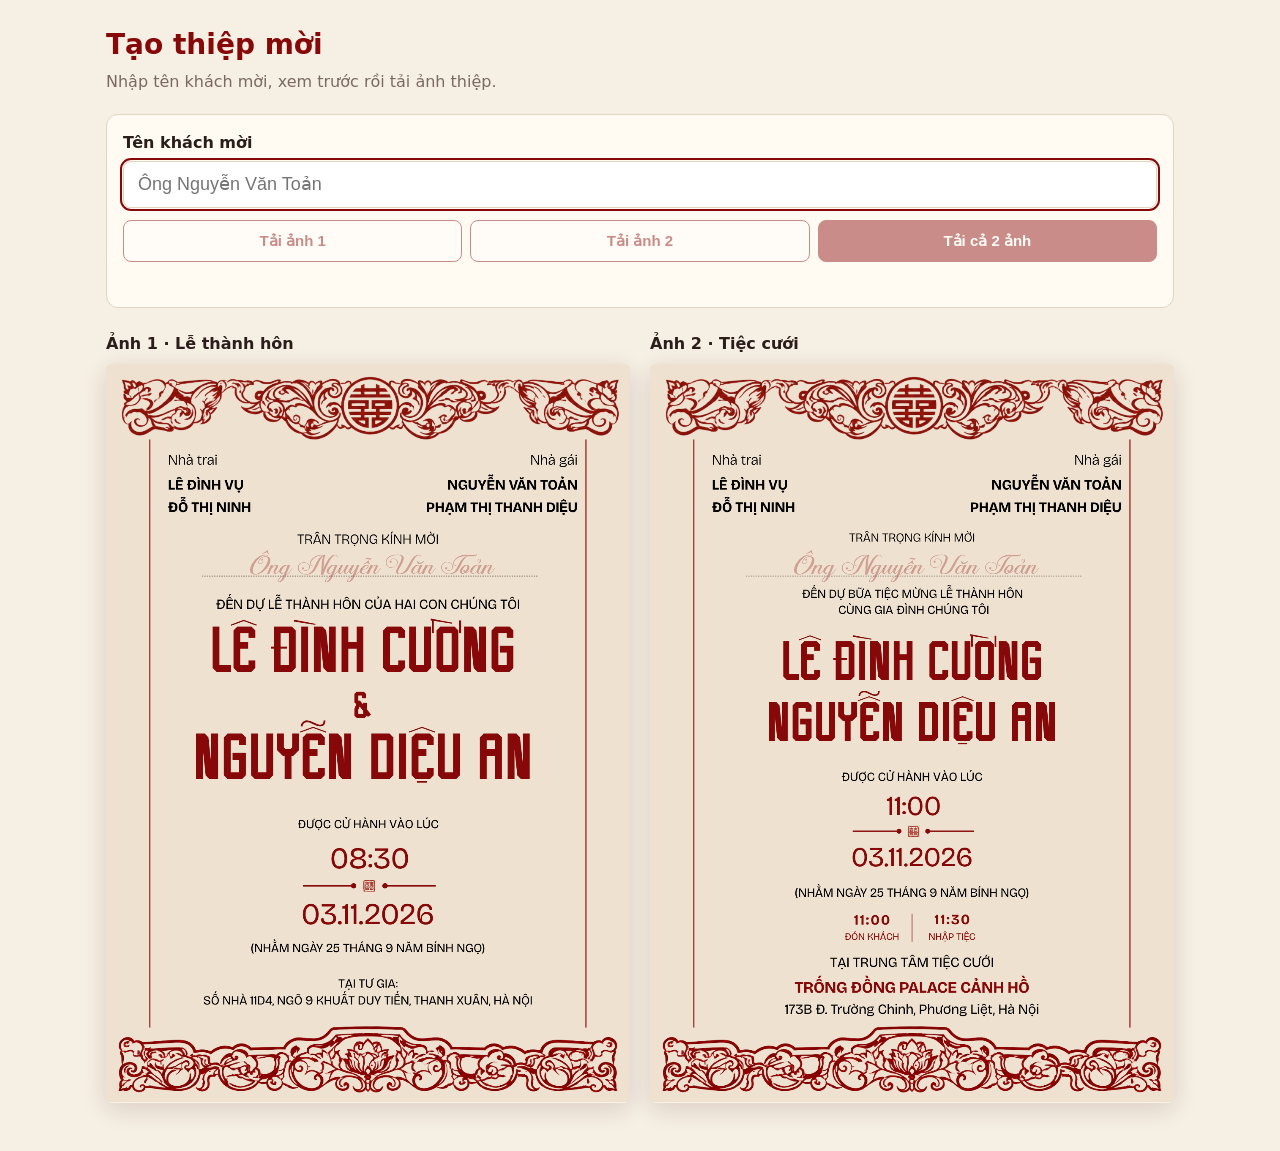
<file: index.html>
<!doctype html>
<html lang="vi">
<head>
  <meta charset="utf-8">
  <meta name="viewport" content="width=device-width, initial-scale=1">
  <title>Tạo thiệp cưới</title>
  <link rel="stylesheet" href="style.css">
</head>
<body>
  <main class="app">
    <header class="app__header">
      <h1>Tạo thiệp mời</h1>
      <p>Nhập tên khách mời, xem trước rồi tải ảnh thiệp.</p>
    </header>

    <form class="controls" id="form" autocomplete="off">
      <label for="guest">Tên khách mời</label>
      <input id="guest" name="guest" type="text" maxlength="60" autofocus>
      <div class="actions">
        <button type="button" data-download="0" disabled>Tải ảnh 1</button>
        <button type="button" data-download="1" disabled>Tải ảnh 2</button>
        <button type="submit" class="primary" data-download="all" disabled>Tải cả 2 ảnh</button>
      </div>
      <p class="status" id="status" role="status"></p>
    </form>

    <section class="previews" id="previews"></section>
  </main>

  <script src="config.js"></script>
  <script src="app.js"></script>
</body>
</html>
</file>
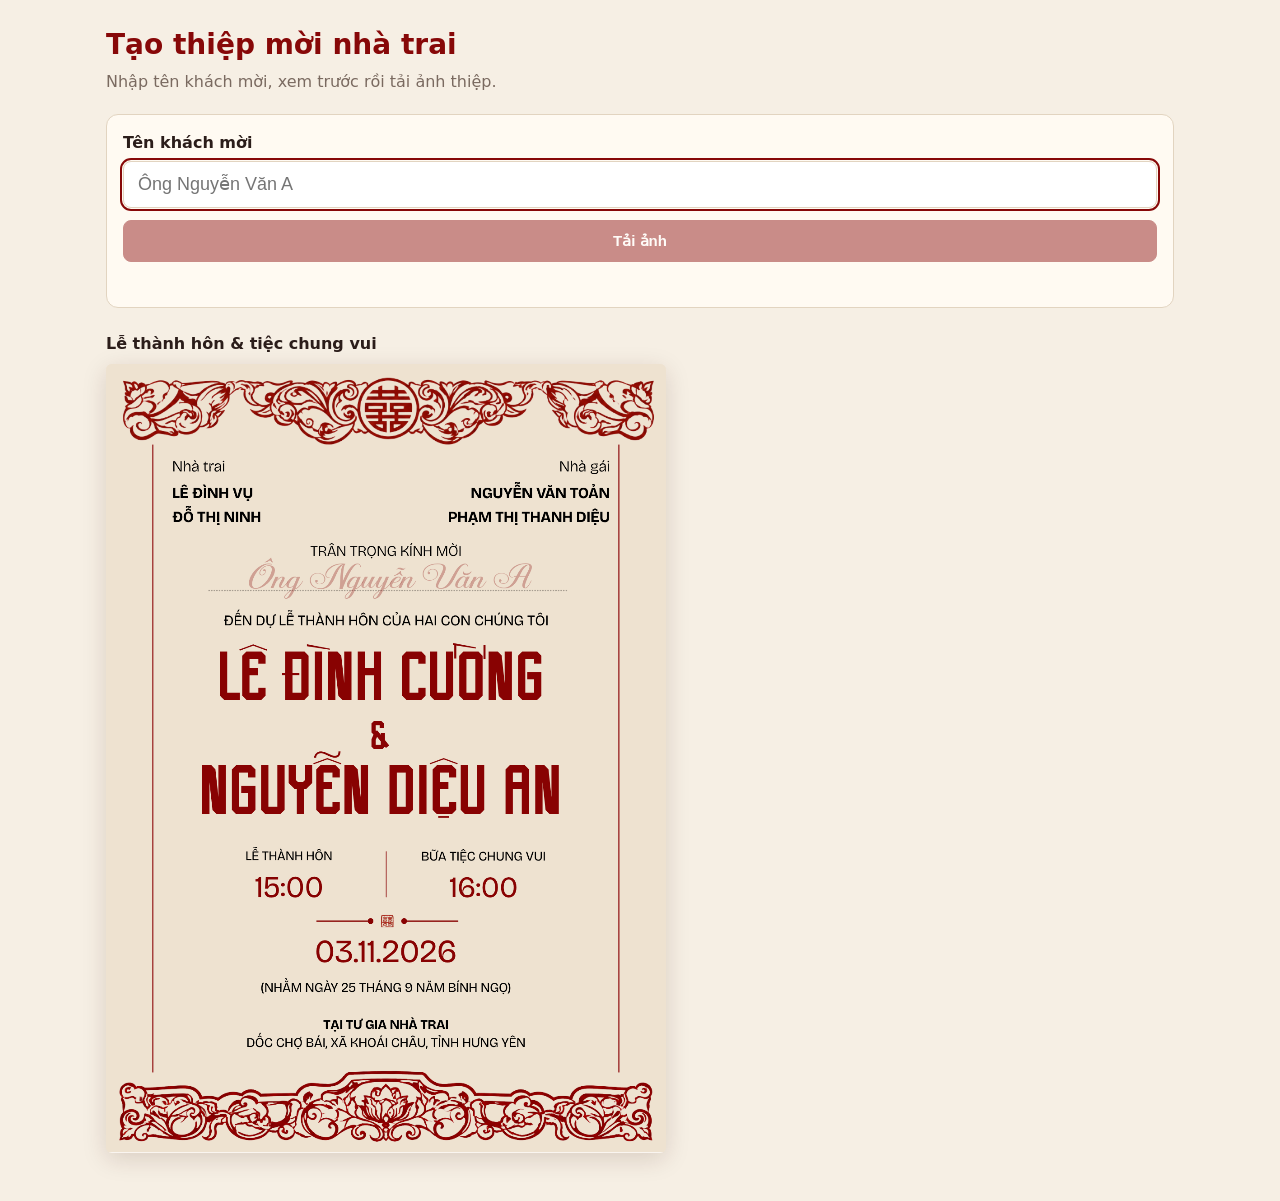
<file: nha-trai/index.html>
<!doctype html>
<html lang="vi">
<head>
  <meta charset="utf-8">
  <meta name="viewport" content="width=device-width, initial-scale=1">
  <title>Tạo thiệp cưới · Nhà trai</title>
  <link rel="stylesheet" href="../style.css">
</head>
<body>
  <main class="app">
    <header class="app__header">
      <h1>Tạo thiệp mời nhà trai</h1>
      <p>Nhập tên khách mời, xem trước rồi tải ảnh thiệp.</p>
    </header>

    <form class="controls" id="form" autocomplete="off">
      <label for="guest">Tên khách mời</label>
      <input id="guest" name="guest" type="text" maxlength="60" autofocus>
      <div class="actions">
        <button type="submit" class="primary" data-download="all" disabled>Tải ảnh</button>
      </div>
      <p class="status" id="status" role="status"></p>
    </form>

    <section class="previews previews--single" id="previews"></section>
  </main>

  <script src="config.js"></script>
  <script src="../app.js"></script>
</body>
</html>
</file>
<file: style.css>
:root {
  --bg: #f6efe4;
  --card: #fffaf2;
  --ink: #2b1d1a;
  --muted: #7a6a60;
  --red: #870808;
  --red-hover: #6c0606;
  --line: #e2d4c0;
}

* { box-sizing: border-box; }

body {
  margin: 0;
  background: var(--bg);
  color: var(--ink);
  font: 16px/1.5 system-ui, -apple-system, "Segoe UI", Roboto, sans-serif;
}

.app {
  max-width: 1100px;
  margin: 0 auto;
  padding: 24px 16px 48px;
}

.app__header h1 {
  margin: 0;
  color: var(--red);
  font-size: 28px;
}
.app__header p { margin: 4px 0 20px; color: var(--muted); }

.controls {
  background: var(--card);
  border: 1px solid var(--line);
  border-radius: 12px;
  padding: 16px;
  margin-bottom: 24px;
}
.controls label { display: block; font-weight: 600; margin-bottom: 6px; }
.controls input {
  width: 100%;
  padding: 12px 14px;
  font-size: 18px;
  border: 1px solid var(--line);
  border-radius: 8px;
  background: #fff;
  color: var(--ink);
}
.controls input:focus { outline: 2px solid var(--red); outline-offset: 1px; }

.actions {
  display: flex;
  flex-wrap: wrap;
  gap: 8px;
  margin-top: 12px;
}
.actions button {
  flex: 1 1 140px;
  padding: 11px 14px;
  font-size: 15px;
  font-weight: 600;
  border-radius: 8px;
  border: 1px solid var(--red);
  background: #fff;
  color: var(--red);
  cursor: pointer;
}
.actions button.primary { background: var(--red); color: #fff; }
.actions button:hover:not(:disabled) { background: var(--red-hover); color: #fff; }
.actions button:disabled { opacity: .45; cursor: not-allowed; }

.status { min-height: 1.5em; margin: 8px 0 0; color: var(--muted); font-size: 14px; }
.status.error { color: var(--red); }

.previews {
  display: grid;
  grid-template-columns: repeat(auto-fit, minmax(280px, 1fr));
  gap: 20px;
}
/* Trang chỉ có một mẫu thiệp: không để ảnh giãn hết chiều ngang */
.previews--single { max-width: 560px; }
.preview { margin: 0; }
.preview figcaption { font-weight: 600; margin-bottom: 8px; }
.preview canvas {
  display: block;
  width: 100%;
  height: auto;
  border-radius: 6px;
  box-shadow: 0 6px 24px rgba(60, 20, 10, .15);
  background: #eee1cf;
}
</file>
